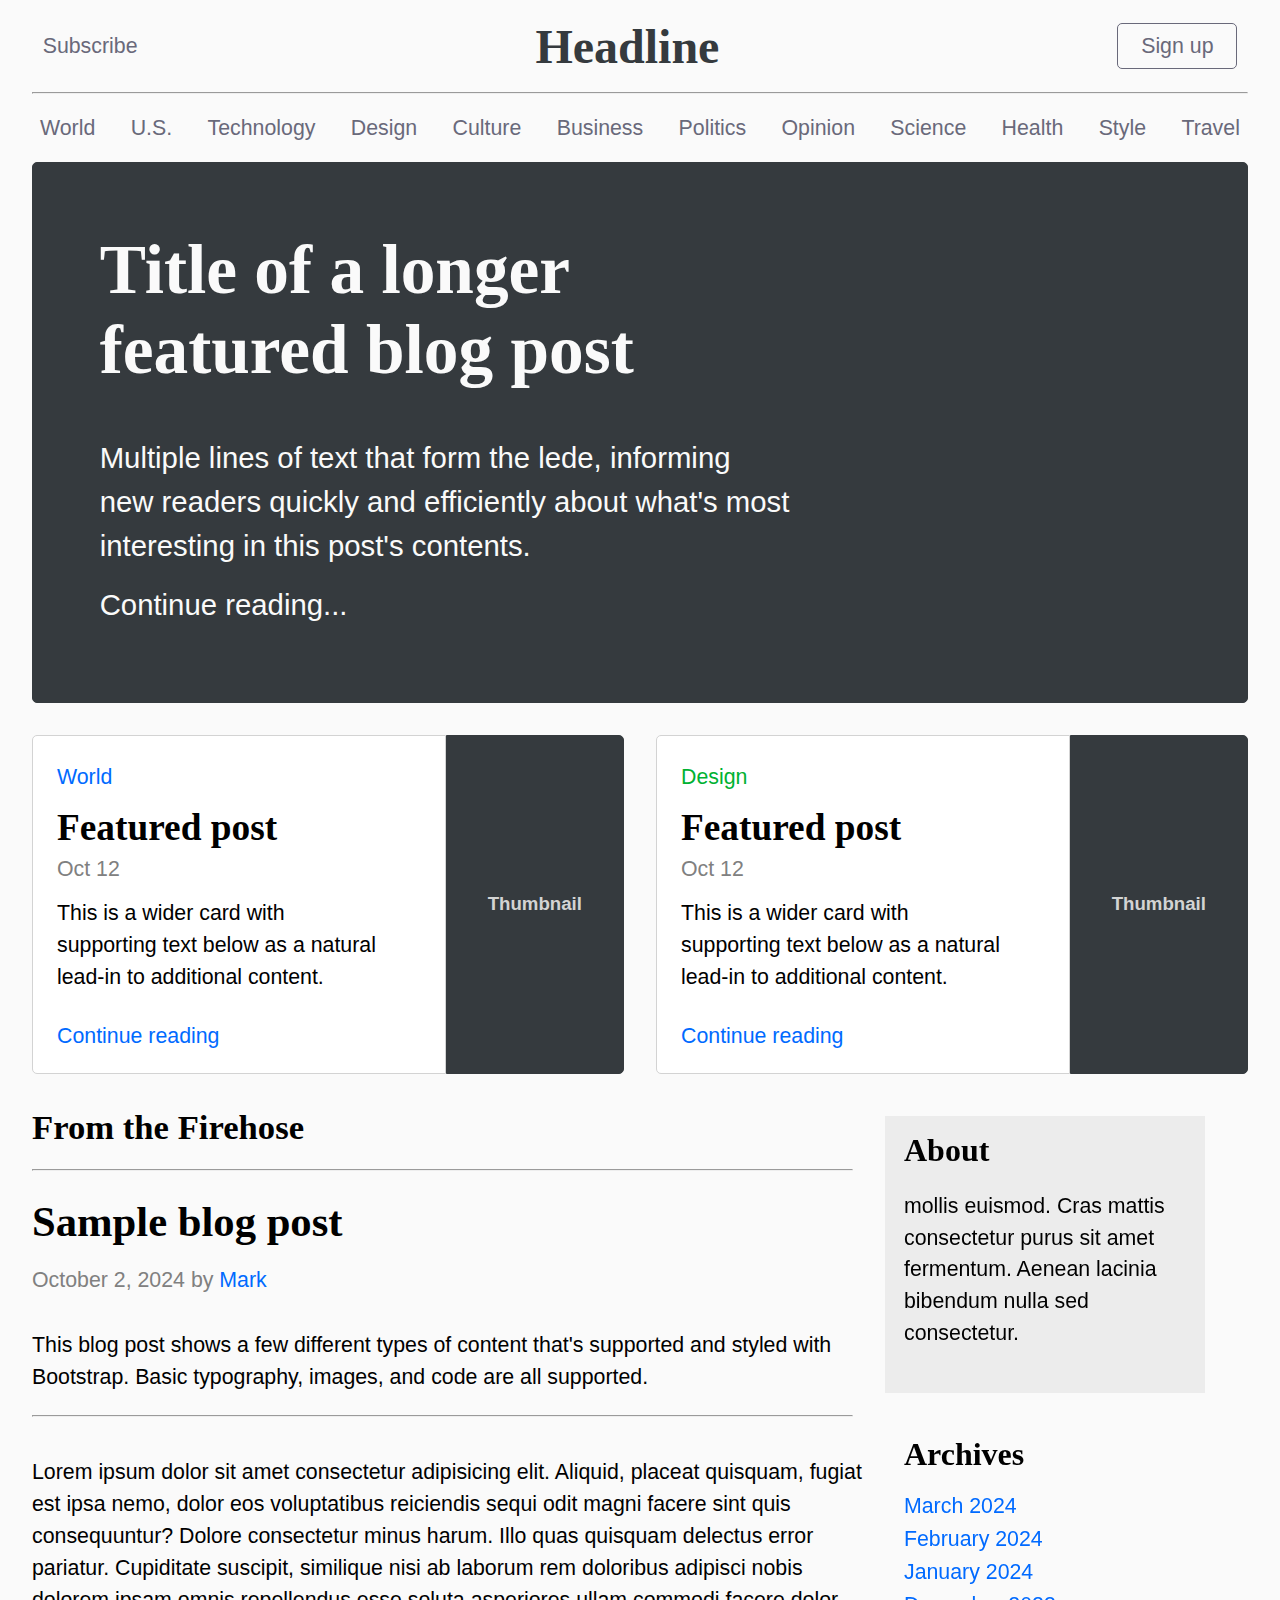
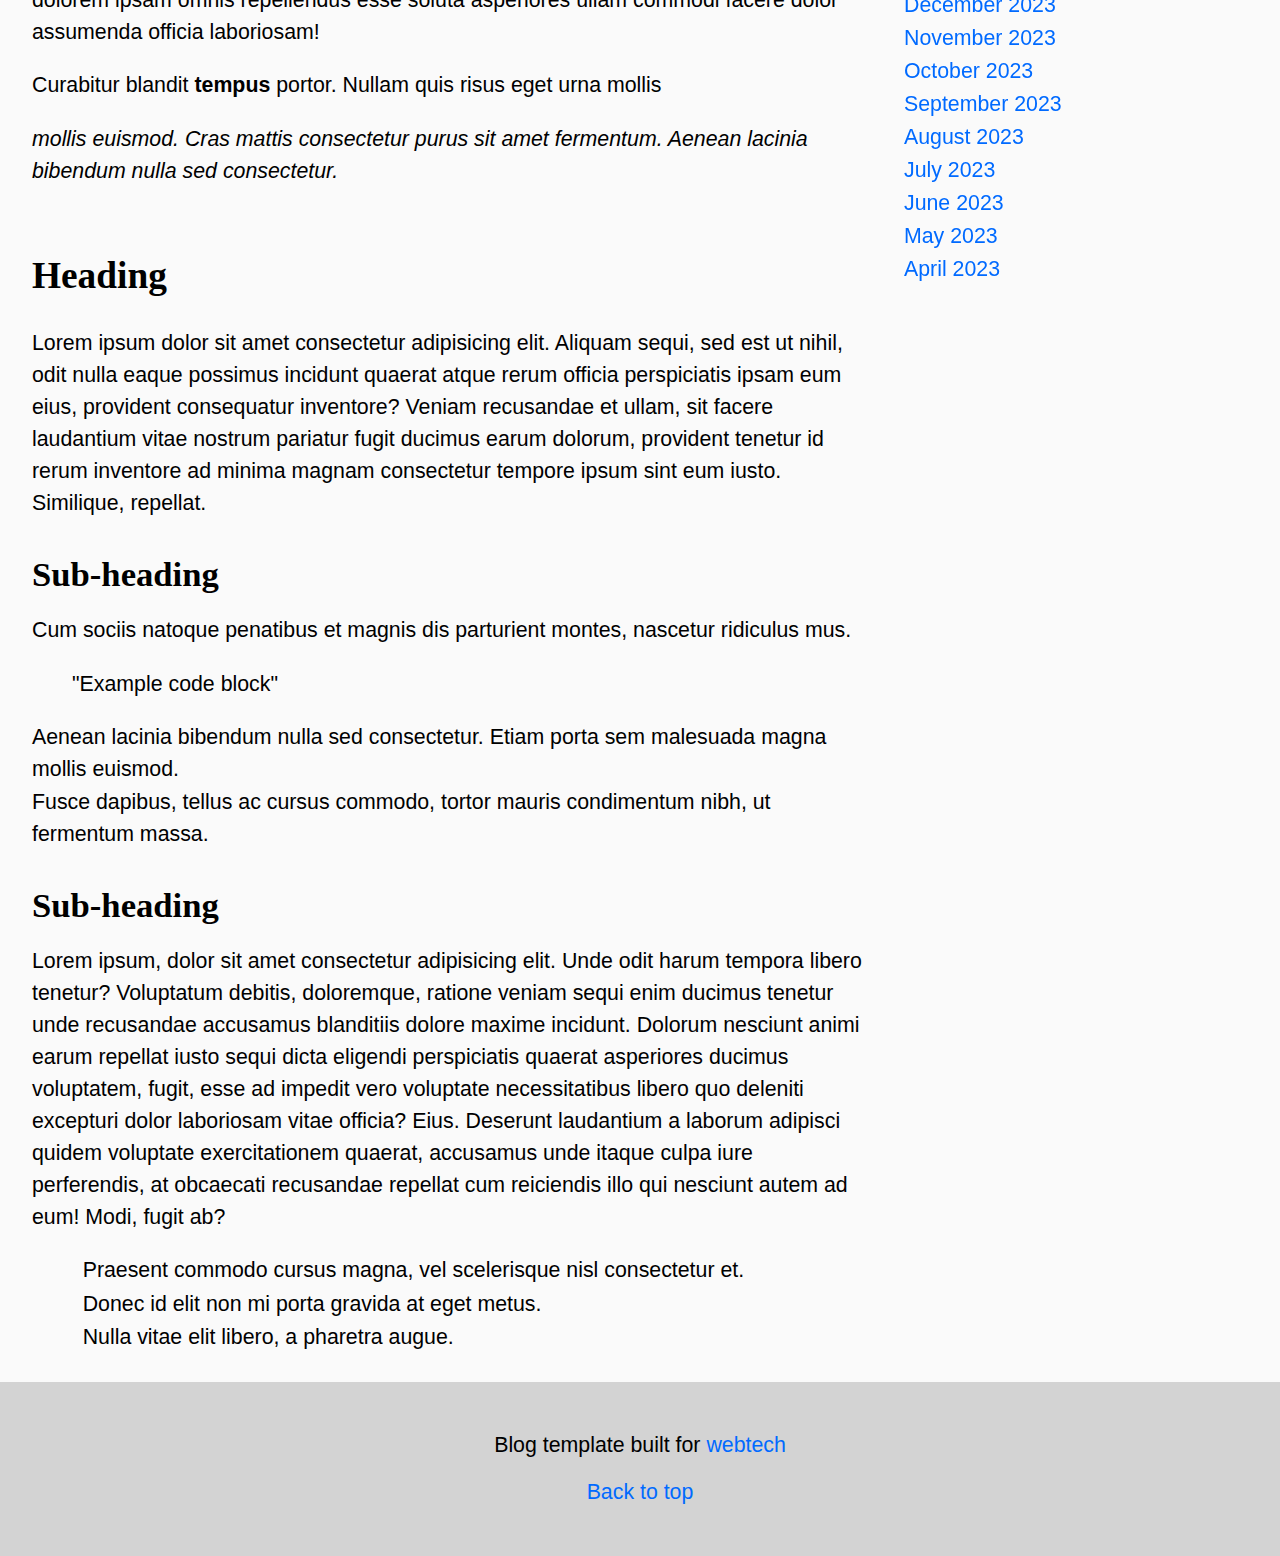
<file: News Portal Template/index.html>
<!DOCTYPE html>
<html lang="en">

<head>
    <meta charset="UTF-8">
    <meta name="author" content="Nazar Burdeinyi"> <!--Uncomment the links to google in order to load fonts-->

    <!--<link rel="preconnect" href="https://fonts.googleapis.com">
    <link rel="preconnect" href="https://fonts.gstatic.com" crossorigin>

    <link href="https://fonts.googleapis.com/css2?family=Libre+Baskerville:ital,wght@0,400;0,700;1,400&display=swap"
        rel="stylesheet">-->

    <link rel="stylesheet" href="style.css">

    <title>Lorem ipsum...</title>
</head>

<body>
    <header>
        <a href="#">Subscribe</a>
        <h1>Headline</h1>
        <button>Sign up</button>
    </header>

    <hr>

    <ul id="Top">
        <li><a href="#">World</a></li>
        <li><a href="#">U.S.</a></li>
        <li><a href="#">Technology</a></li>
        <li><a href="#">Design</a></li>
        <li><a href="#">Culture</a></li>
        <li><a href="#">Business</a></li>
        <li><a href="#">Politics</a></li>
        <li><a href="#">Opinion</a></li>
        <li><a href="#">Science</a></li>
        <li><a href="#">Health</a></li>
        <li><a href="#">Style</a></li>
        <li><a href="#">Travel</a></li>
    </ul>

    <div id="Main_Block">
        <h1>Title of a longer featured blog post</h1>
        <p>Multiple lines of text that form the lede, informing new readers quickly and efficiently about what's
            most interesting in this post's contents.</p>
        <a href="#">Continue reading...</a>
    </div>

    <div id="Place_for_two" class="container">
        <div id="World">
            <a href="#" class="link">World</a>
            <h1>Featured post</h1>
            <p class="date">Oct 12</p>
            <p id="World_Content" class="text">This is a wider card with supporting
                text below as a natural lead-in to
                additional content.</p>
            <a href="#" id="World_Continue" class="link">Continue reading</a>

        </div>
        <nav id="World_nav">
            <b>Thumbnail</b>
        </nav>
        <div id="Design">
            <a href="#" id="Design_Link">Design</a>
            <h1>Featured post</h1>
            <p class="date">Oct 12</p>
            <p id="Design_Content" class="text">This is a wider card with supporting
                text below as a natural lead-in to
                additional content.</p>
            <a href="#" id="Design_Continue" class="link">Continue reading</a>

        </div>
        <nav id="Design_nav">
            <b>Thumbnail</b>
        </nav>
    </div>

    <div class="container">
        <main id="Text_Field">
            <h3>From the Firehose</h3>
            <hr>
            <h1>Sample blog post</h1>
            <p id="Date_Field" class="date">October 2, 2024 by <a href="#" class="link">Mark</a></p>
            <p id="Content_Field" class="text">This blog post shows a few different types of content that's supported
                and styled with Bootstrap. Basic typography, images, and code are all supported.</p>
            <hr>
            <p id="Offset" class="text">Lorem ipsum dolor sit amet consectetur adipisicing elit. Aliquid, placeat
                quisquam, fugiat
                est ipsa nemo, dolor eos voluptatibus reiciendis sequi odit magni facere sint quis consequuntur? Dolore
                consectetur minus harum.
                Illo quas quisquam delectus error pariatur. Cupiditate suscipit, similique nisi ab laborum rem doloribus
                adipisci nobis dolorem ipsam omnis repellendus esse soluta asperiores ullam commodi facere dolor
                assumenda officia laboriosam!</p>
            <p class="text">Curabitur blandit <strong>tempus</strong> portor. Nullam quis risus eget urna mollis</p>
            <i class="text">mollis euismod. Cras mattis consectetur purus sit amet fermentum. Aenean lacinia
                bibendum nulla sed consectetur.</i>
            <h2>Heading</h2>
            <p class="text">Lorem ipsum dolor sit amet consectetur adipisicing elit. Aliquam sequi, sed est ut nihil,
                odit nulla eaque possimus incidunt quaerat atque rerum officia perspiciatis ipsam eum eius, provident
                consequatur inventore?
                Veniam recusandae et ullam, sit facere laudantium vitae nostrum pariatur fugit ducimus earum dolorum,
                provident tenetur id rerum inventore ad minima magnam consectetur tempore ipsum sint eum iusto.
                Similique, repellat.</p>
            <h3>Sub-heading</h3>
            <p class="text">Cum sociis natoque penatibus et magnis dis parturient montes, nascetur ridiculus mus.</p>
            <blockquote>
                <p class="text">"Example code block"</p>
            </blockquote>
            <p id="No_Bottom_Offset" class="text">Aenean lacinia bibendum nulla sed consectetur. Etiam porta sem
                malesuada magna mollis
                euismod.</p>
            <p id="No_Top_Offset" class="text">Fusce dapibus, tellus ac cursus commodo, tortor mauris condimentum
                nibh, ut fermentum massa.
            </p>
            <h3>Sub-heading</h3>
            <p class="text">Lorem ipsum, dolor sit amet consectetur adipisicing elit. Unde odit harum tempora libero
                tenetur? Voluptatum debitis, doloremque, ratione veniam sequi enim ducimus tenetur unde recusandae
                accusamus blanditiis dolore maxime incidunt.
                Dolorum nesciunt animi earum repellat iusto sequi dicta eligendi perspiciatis quaerat asperiores ducimus
                voluptatem, fugit, esse ad impedit vero voluptate necessitatibus libero quo deleniti excepturi dolor
                laboriosam vitae officia? Eius.
                Deserunt laudantium a laborum adipisci quidem voluptate exercitationem quaerat, accusamus unde itaque
                culpa iure perferendis, at obcaecati recusandae repellat cum reiciendis illo qui nesciunt autem ad eum!
                Modi, fugit ab?</p>
            <p id="Last1" class="text">Praesent commodo cursus magna, vel scelerisque nisl consectetur et.</p>
            <p id="Last2" class="text">Donec id elit non mi porta gravida at eget metus.</p>
            <p id="Last3" class="text">Nulla vitae elit libero, a pharetra augue.</p>
        </main>
        <aside id="Side_Bar">
            <div id="Side_Container">
                <h4>About</h4>
                <p class="text">mollis euismod. Cras mattis consectetur purus sit amet fermentum. Aenean lacinia
                    bibendum nulla sed consectetur.</p>
            </div>
            <h4>Archives</h4>
            <ul id="Bottom">
                <li><a href="#">March 2024</a></li>
                <li><a href="#">February 2024</a></li>
                <li><a href="#">January 2024</a></li>
                <li><a href="#">December 2023</a></li>
                <li><a href="#">November 2023</a></li>
                <li><a href="#">October 2023</a></li>
                <li><a href="#">September 2023</a></li>
                <li><a href="#">August 2023</a></li>
                <li><a href="#">July 2023</a></li>
                <li><a href="#">June 2023</a></li>
                <li><a href="#">May 2023</a></li>
                <li><a href="#">April 2023</a></li>
            </ul>
        </aside>
    </div>

    <footer>
        <p>Blog template built for <a href="#" class="link">webtech</a></p>
        <p><a href="#top" class="link">Back to top</a></p>
    </footer>
</body>

</html>
</file>
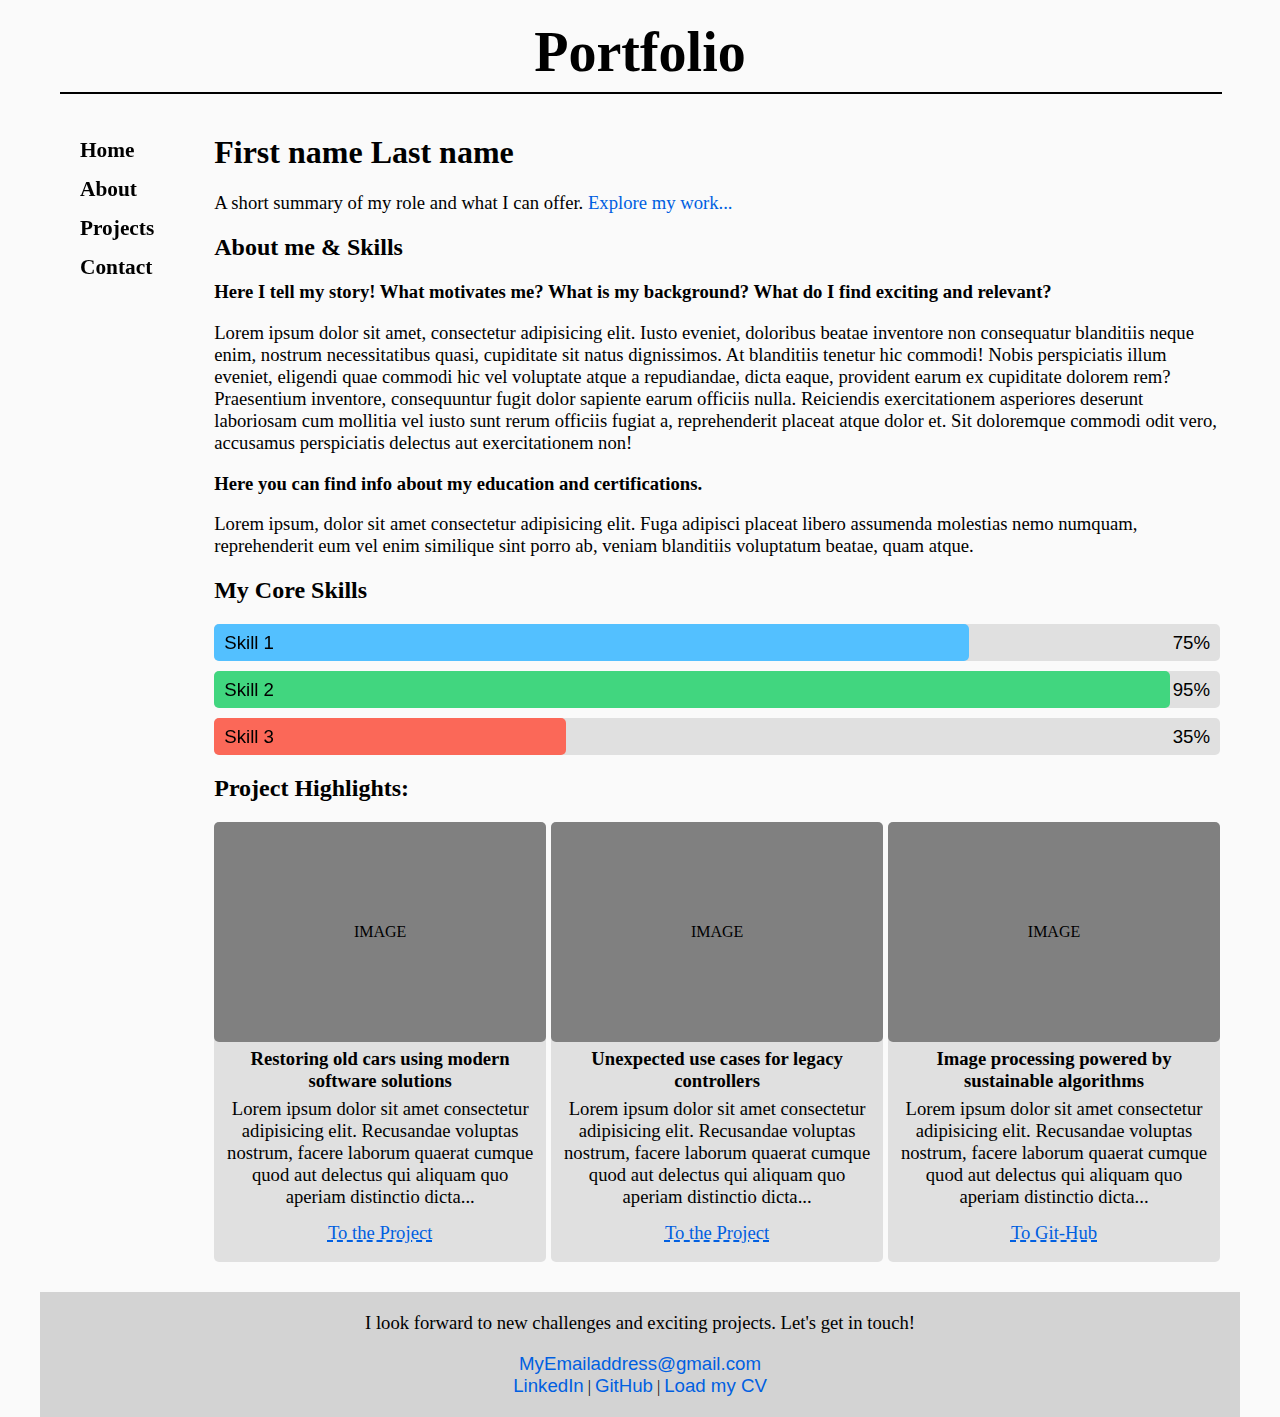
<file: Portfolio Template/index.html>
<!DOCTYPE html>
<html lang="en">

<head>
    <meta charset="UTF-8">
    <meta name="viewport" content="width=device-width, initial-scale=1.0">
    <meta name="author" content="Nazar Burdeinyi">
    <link rel="stylesheet" href="style.css">

    <title>Portfolio</title>
</head>

<body>
    <div class="container">
        <header id="Home">
            <h1>Portfolio</h1>
            <hr id="header-line">
        </header>

        <nav>
            <div id="sticky-menu">
                <div class="burger">
                    &#9776;
                </div>
                <ul class="menu">
                    <li>
                        <a href="#Home">Home</a>
                    </li>
                    <li>
                        <a href="#About">About</a>
                    </li>
                    <li>
                        <a href="#Projects">Projects</a>
                    </li>
                    <li>
                        <a href="#Contact">Contact</a>
                    </li>
                </ul>
            </div>
            <hr id="nav-line">
        </nav>
        <main>
            <h1 id="I">First name Last name</h1>
            <p class="font-settings">A short summary of my role and what I can offer.
                <a href="#Projects" class="font-settings" id="link-main">Explore my work...</a>

            <h2 id="About">About me & Skills</h2>
            <b class="font-settings">Here I tell my story! What motivates me? What is my background? What
                do I find exciting and relevant?</b>
            <p class="font-settings">Lorem ipsum dolor sit amet, consectetur adipisicing elit. Iusto eveniet, doloribus
                beatae inventore non
                consequatur blanditiis neque enim, nostrum necessitatibus quasi, cupiditate sit natus dignissimos. At
                blanditiis tenetur hic commodi!
                Nobis perspiciatis illum eveniet, eligendi quae commodi hic vel voluptate atque a repudiandae, dicta
                eaque, provident earum ex cupiditate dolorem rem? Praesentium inventore, consequuntur fugit dolor
                sapiente earum officiis nulla.
                Reiciendis exercitationem asperiores deserunt laboriosam cum mollitia vel iusto sunt rerum officiis
                fugiat a, reprehenderit placeat atque dolor et. Sit doloremque commodi odit vero, accusamus perspiciatis
                delectus aut exercitationem non!</p>

            <b class="font-settings">Here you can find info about my education and
                certifications.</b>
            <p class="font-settings">Lorem ipsum, dolor sit amet consectetur adipisicing elit. Fuga adipisci placeat
                libero assumenda
                molestias nemo numquam, reprehenderit eum vel enim similique sint porro ab, veniam blanditiis voluptatum
                beatae, quam atque.</p>
            <h2>My Core Skills</h2>
            <div id="progress-bars">
                <div class="progress-container">
                    <div id="Skill1">
                    </div>
                    <p class="progress-label">Skill 1</p>
                    <p class="progress-percentage">75%</p>
                </div>

                <div class="progress-container">
                    <div id="Skill2">
                    </div>
                    <p class="progress-label">Skill 2</p>
                    <p class="progress-percentage">95%</p>
                </div>

                <div class="progress-container">
                    <div id="Skill3">
                    </div>
                    <p class="progress-label">Skill 3</p>
                    <p class="progress-percentage">35%</p>
                </div>
            </div>

            <!--all images from stocks-->
            <h2 id="Projects">Project Highlights:</h2>
            <div id="project-cards">
                <div class="project-container">
                    <div class="ima">IMAGE</div>
                    <!--<img class="ima"
                        src="https://fastly.picsum.photos/id/1072/536/354.jpg?hmac=XK9PQuG5aq-UDkAXJUgmpkv2lfcAh0sAFartipNOF1o"
                        alt="">-->
                    <a href="#" class="project-heading"><b class="font-settings">Restoring old cars using modern
                            software solutions</b></a>
                    <p class="font-settings">Lorem ipsum dolor sit amet consectetur adipisicing elit. Recusandae
                        voluptas nostrum, facere
                        laborum quaerat cumque quod aut delectus qui aliquam quo aperiam distinctio dicta...</p>
                    <a href="#" class="read-more">To the Project</a>
                </div>

                <div class="project-container">
                    <div class="ima">IMAGE</div>
                    <!--<img class="ima"
                        src="https://fastly.picsum.photos/id/96/4752/3168.jpg?hmac=KNXudB1q84CHl2opIFEY4ph12da5JD5GzKzH5SeuRVM"
                        alt="">-->
                    <a href="#" class="project-heading"><b class="font-settings">Unexpected use cases for legacy
                            controllers</b></a>
                    <p class="font-settings">Lorem ipsum dolor sit amet consectetur adipisicing elit. Recusandae
                        voluptas nostrum, facere
                        laborum quaerat cumque quod aut delectus qui aliquam quo aperiam distinctio dicta...</p>
                    <a href="#" class="read-more">To the Project</a>
                </div>

                <div class="project-container" id="pro3">
                    <div class="ima" id="ima3">IMAGE</div>
                    <!--<img class="ima" id="ima3" src="https://images.pexels.com/photos/3861969/pexels-photo-3861969.jpeg"
                        alt="">-->
                    <div id="project-text">
                        <a href="#" class="project-heading" id="lin3"><b class="font-settings">Image processing powered
                                by
                                sustainable algorithms</b></a>
                        <p class="font-settings">Lorem ipsum dolor sit amet consectetur adipisicing elit. Recusandae
                            voluptas nostrum,
                            facere
                            laborum quaerat cumque quod aut delectus qui aliquam quo aperiam distinctio dicta...</p>
                        <a href="#" class="read-more">To Git-Hub</a>
                    </div>
                </div>
            </div>
        </main>
        <footer id="Contact">
            <p class="font-settings">I look forward to new challenges and exciting projects.
                Let's get in touch!</p>

            <a href="#" class="footer-links">MyEmailaddress@gmail.com</a>

            <div class="social-links">
                <a href="#" class="footer-links">LinkedIn</a> |
                <a href="#" class="footer-links">GitHub</a> |
                <a href="#" class="footer-links">Load my CV</a>
            </div>
        </footer>
    </div>
</body>

</html>
</file>
<file: News Portal Template/style.css>
.margin {
    margin-left: 24pt;
    margin-right: 24pt;
}

.container {
    width: 100%;
    display: grid;
    grid-template-columns: repeat(6, 1fr);
}

.text {
    width: 65vw;
    font-family: 'Arial', sans-serif;
    font-size: 16pt;
    line-height: 1.5;
}

.date {
    font-family: 'Arial', sans-serif;
    color: gray;
}

.link {
    text-decoration: none;
    color: rgb(0, 106, 255);
    font-family: 'Arial', sans-serif;
}

html {
    scroll-behavior: smooth;
}

body {
    margin-left: 0pt;
    margin-right: 0pt;
    margin-bottom: 0pt;
    background-color: #fafafa;
}

header {
    margin-left: 32pt;
    margin-right: 32pt;

    display: flex;
    justify-content: space-between;
    align-items: center;
}

header>a {
    margin-right: 24pt;

    color: rgb(105, 105, 122);
    font-family: 'Arial', sans-serif;
    font-size: 16pt;
    text-decoration: none;
}

header>h1 {
    margin-bottom: 8pt;
    margin-top: 8pt;

    color: rgb(53, 58, 62);
    font-size: 36pt;
    font-family: 'Libre Baskerville', serif;
}

header>button {
    margin-left: 24pt;

    width: 90pt;
    height: 35pt;

    text-decoration: none;
    font-size: 16pt;
    font-family: 'Arial', sans-serif;

    background: #fafafa;
    color: rgb(105, 105, 122);

    border-style: solid;
    border-width: 1pt;
    border-radius: 5px;
    border-color: rgb(105, 105, 122);
}

hr {
    margin-left: 24pt;
    margin-right: 24pt;

    color: #fafafa;
}

#Top {
    display: flex;
    justify-content: space-between;

    margin-left: 30pt;
    margin-right: 30pt;

    list-style: none;

    padding-left: 0;

    font-size: 16pt;
    font-family: 'Arial', sans-serif;
}

#Top>li>a {
    text-decoration: none;
    color: rgb(105, 105, 122);
}

#Main_Block {
    margin-left: 24pt;
    margin-right: 24pt;

    margin-bottom: 24pt;

    background-color: rgb(53, 58, 62);

    color: #fafafa;

    border-style: solid;
    border-width: 1pt;
    border-radius: 5px;
    border-color: rgb(53, 58, 62);
}

#Main_Block>h1 {
    margin-top: 50pt;
    margin-left: 50pt;

    width: 500pt;

    font-family: 'Libre Baskerville', serif;
    font-size: 52pt;
}

#Main_Block>p {
    margin-bottom: 15pt;
    margin-left: 50pt;

    width: 518pt;

    line-height: 1.50;

    font-family: 'Arial', sans-serif;
    font-size: 22pt;
}

#Main_Block>a {
    display: block;
    margin-left: 50pt;
    margin-bottom: 60pt;

    text-decoration: none;
    color: #fafafa;

    font-family: 'Arial', sans-serif;
    font-size: 22pt;
}

#Place_for_two {
    display: flex;

    border-style: none;
}

#World {
    display: block;
    width: 35vw;

    background-color: #ffffff;

    border-style: solid;
    border-width: 1pt;
    border-bottom-left-radius: 5px;
    border-top-left-radius: 5px;
    border-color: lightgray;
}

#Design {
    display: block;
    width: 35vw;

    background-color: #ffffff;

    border-style: solid;
    border-width: 1pt;
    border-bottom-left-radius: 5px;
    border-top-left-radius: 5px;
    border-color: lightgray;
}

#Place_for_two>nav {
    display: flex;
    width: 15vw;

    border-style: solid;
    border-width: 1pt;
    border-bottom-right-radius: 5px;
    border-top-right-radius: 5px;
    background-color: rgb(53, 58, 62);
}

#World {
    margin-left: 24pt;
}

#World>a {
    display: block;
    margin-top: 22pt;
    margin-left: 18pt;

    font-size: 16pt;
}

#World>h1 {
    margin-left: 18pt;
    margin-top: 12pt;
    margin-bottom: 0pt;

    font-size: 28pt;
    font-family: 'Libre Baskerville', serif;
}

#World>p {
    margin-left: 18pt;
    margin-top: 6pt;
    margin-bottom: 0pt;

    width: 25vw;

    font-size: 16pt;
}

#World_Content {
    padding-top: 6pt;
}

#World_Continue {
    margin-left: 18pt;
    margin-bottom: 18pt;

    font-size: 16pt;
}

#World_nav {
    margin-right: 12pt;

    justify-content: center;
    align-items: center;

    color: lightgray;

    border-style: solid;
    border-color: rgb(53, 58, 62);
}

#World_nav>b {
    font-size: 14pt;
    font-family: 'Arial', sans-serif;
}

#Design {
    margin-left: 12pt;
}

#Design>a {
    display: block;
    margin-top: 22pt;
    margin-left: 18pt;

    font-size: 16pt;
}

#Design>h1 {
    margin-left: 18pt;
    margin-top: 12pt;
    margin-bottom: 0pt;

    font-size: 28pt;
    font-family: 'Libre Baskerville', serif;
}

#Design>p {
    margin-left: 18pt;
    margin-top: 6pt;
    margin-bottom: 0pt;

    width: 25vw;

    font-size: 16pt;
}

#Design_Content {
    padding-top: 6pt;
}

#Design_Continue {
    margin-left: 18pt;
    margin-bottom: 18pt;

    font-size: 16pt;
}

#Design_Link {
    display: block;
    margin-top: 22pt;

    text-decoration: none;
    color: rgb(0, 177, 50);
    font-family: 'Arial', sans-serif;
}

#Design_nav {
    margin-right: 24pt;

    justify-content: center;
    align-items: center;

    color: lightgray;

    border-style: solid;
    border-color: rgb(53, 58, 62);
}

#Design_nav>b {
    font-size: 14pt;
    font-family: 'Arial', sans-serif;
}

#Text_Field {
    margin-left: 24pt;
    grid-column: span 4;
}

#Text_Field>h3 {
    margin-bottom: 16pt;

    font-size: 26pt;
    font-family: 'Libre Baskerville', serif;
}

#Text_Field>h2 {
    margin-top: 50pt;

    font-size: 28pt;
    font-family: 'Libre Baskerville', serif;
}

#Text_Field>h1 {
    margin-bottom: 0pt;
    margin-top: 20pt;
    font-size: 32pt;
    font-family: 'Libre Baskerville', serif;
}

#Date_Field {
    font-size: 16pt;
    margin-top: 16pt;
}

#Content_Field {
    margin-top: 28pt;
}

#Text_Field>hr {
    margin-left: 0pt;
    margin-right: 0pt;

    color: #fafffa;
}

#Offset {
    padding-top: 14pt;
}

#No_Bottom_Offset {
    margin-bottom: 1pt;
}

#No_Top_Offset {
    margin-top: 0pt;
}

#Last1 {
    margin-left: 38pt;
    margin-bottom: 1pt;

    width: 60vw;
}

#Last2 {
    margin-left: 38pt;
    margin-top: 1pt;
    margin-bottom: 1pt;

    width: 60vw;
}

#Last3 {
    margin-left: 38pt;
    margin-top: 1pt;

    width: 60vw;
}

#Side_Bar {
    grid-column: span 2;
    position: sticky;
    /*Arbeit mit sticky ist problematish. Bei aside ist die Höhe 100%*/
    height: fit-content;
    width: 30vw;
    top: 0;
}

#Side_Container {
    margin-left: 24pt;
    margin-right: 24pt;

    background-color: rgb(236, 236, 236);
}

#Side_Container>h4 {
    margin-left: 14pt;
    margin-bottom: 0pt;
    padding-top: 12pt;

    font-size: 24pt;
    font-family: 'Libre Baskerville', serif;
}

#Side_Container>p {
    margin-left: 14pt;
    padding-bottom: 32pt;

    width: 23vw;
}

#Side_Bar>h4 {
    margin-left: 38pt;
    margin-bottom: 8pt;

    font-size: 24pt;
    font-family: 'Libre Baskerville', serif;
}

#Bottom {
    margin-left: 38pt;

    list-style: none;

    padding-left: 0;

    font-size: 16pt;
    font-family: 'Arial', sans-serif;
}

#Bottom>li {
    margin-bottom: 6pt;
}

#Bottom>li>a {
    text-decoration: none;
    color: rgb(0, 106, 255);
}

footer {
    margin-top: 5pt;
    padding: 30px;

    background-color: lightgray;
    color: black;

    text-align: center;
    text-decoration: none;

    font-size: 16pt;
    font-family: 'Arial', sans-serif;
}
</file>
<file: Portfolio Template/style.css>
.container {
    display: grid;
    grid-template-areas:
        "header"
        "nav"
        "main"
        "footer";
}

.container>* {
    padding: 10px;
}

html {
    scroll-behavior: smooth;
}

body {
    margin-left: 0px;
    margin-right: 0px;
    margin-top: 0px;
    margin-bottom: 0px;
    background-color: #fafafa;
}

header {
    grid-area: header;

    display: flex;
    flex-direction: column;
    align-items: center;
}

header>h1 {
    font-size: 28pt;
    margin: 0;
}

#header-line {
    border-style: solid;
    color: black;
    width: 100%;

    margin-bottom: 0;
}

nav {
    grid-area: nav;
}

.burger {
    display: none;
    font-size: 30px;
    cursor: pointer;
}

.menu {
    display: flex;
    justify-content: space-between;
    align-items: center;

    text-decoration: none;
    list-style: none;

    padding-left: 0;
    margin-top: 0;
}

.menu>li>a {
    text-decoration: none;
    padding: 5px 20px;
    font-weight: bold;
    font-size: 12pt;
    color: black;
}

.menu li a:hover {
    background-color: #f0f0f0;
    border-radius: 5px;
}

#nav-line {
    border-style: solid;
    color: black;
    width: 100%;
    margin: 0;
}

main {
    grid-area: main;
}

#link-main {
    color: rgb(0, 95, 225);
    text-decoration: none;
}

#I {
    margin-top: 0;
}

.progress-container {
    height: 37px;

    display: flex;
    align-items: center;
    justify-content: space-between;

    background-color: #e0e0e0;
    border-radius: 5px;

    margin-bottom: 10px;
}

.progress-label {
    position: absolute;
    font-family: 'Arial', sans-serif;
    margin-left: 10px;
}

.progress-percentage {
    font-family: 'Arial', sans-serif;
    margin-right: 10px;
}

#Skill1 {
    height: 100%;
    width: 75%;
    background-color: #53c0ff;
    border-radius: 5px;
}

#Skill2 {
    height: 100%;
    width: 95%;
    background-color: #41d67f;
    border-radius: 5px;
}

#Skill3 {
    height: 100%;
    width: 35%;
    background-color: #fb6858;
    border-radius: 5px;
}

#project-cards {
    display: grid;
    grid-template-columns: 1fr;

    gap: 5px;
}

.project-container {
    height: 440px;

    text-align: center;

    background-color: #e0e0e0;
    border-radius: 5px;

    margin-bottom: 10px;
}

.project-heading {
    display: block;

    padding: 2%;
    height: 35px;

    text-decoration: none;
    color: black;
}

.project-container>p {
    margin-left: 8px;
    margin-right: 8px;
    margin-top: 8px;
    margin-bottom: 16px;
}

#project-text>p {
    margin-left: 8px;
    margin-right: 8px;
    margin-top: 8px;
    margin-bottom: 16px;
}

.read-more {
    color: rgb(0, 95, 225);
    text-decoration-style: dashed;
}

.ima {
    width: 100%;
    height: 50%;
    border-radius: 5px;

    margin-top: 0px;

    /*Clear next 4 rows having putting images*/
    display: flex;
    flex-direction: column;
    justify-content: center;
    background-color: gray;
}

footer {
    grid-area: footer;


    display: flex;
    justify-content: center;
    flex-direction: column;
    align-items: center;
    text-align: center;

    background-color: lightgray;
}

footer>p {
    display: none;
    margin-top: 0;
}

.footer-links {
    text-decoration: none;
    color: rgb(0, 95, 225);
    font-family: 'Arial', sans-serif;
}

@media (min-width: 400px) {
    .font-settings {
        font-size: 14pt;
    }

    header>h1 {
        font-size: 32pt;
    }

    .menu li a {
        font-size: 13pt;
    }

    .menu li a:hover {
        background-color: #f0f0f0;
        border-radius: 5px;
    }

    .progress-label {
        font-size: 14pt;
    }

    .progress-percentage {
        font-size: 14pt;
    }

    .read-more {
        font-size: 14pt;
    }

    .footer-links {
        font-size: 13pt;
    }
}

@media (min-width: 600px) {
    header>h1 {
        font-size: 36pt;
    }

    .menu>li>a {
        font-size: 16pt;
    }

    #project-cards {
        grid-template-columns: 1fr 1fr;
    }

    #pro3 {
        grid-column: 1 / 3;
        /*line 1 bis line 3*/

        height: 220px;

        display: flex;
        justify-content: space-between;
        gap: 5px;
    }

    #project-text {
        order: 1;
        width: 50%;
    }

    #ima3 {
        order: 2;
        height: 100%;
        width: 49.6%;
        /*sonst ist das bild größer, als die Karte oben*/
    }

    #project-text>p {
        margin-top: 4px;
    }

    #lin3 {
        margin-top: 6px;
        margin-bottom: 8px;
    }

    .project-container>p {
        margin-bottom: 8px;
    }

    #project-text>p {
        margin-bottom: 8px;
    }

    #Contact>p {
        display: block;
    }

    .footer-links {
        font-size: 14pt;
    }
}

@media (min-width: 800px) {
    .container {
        grid-template-columns: 1fr 5fr;
        grid-template-areas:
            "header header"
            "nav main"
            "footer footer";
    }

    .container>* {
        padding: 20px;
    }

    header>h1 {
        font-size: 42pt;
    }

    #sticky-menu {
        position: sticky;
        top: 20px;
    }

    #nav-line {
        display: none;
    }

    .burger {
        display: inline;
    }

    .menu {
        list-style: none;
        display: none;
        margin-top: 4px;
        margin-bottom: 0;
    }

    .menu li {
        margin-bottom: 14px;
    }

    .burger:active+.menu,
    .burger:hover+.menu,
    .menu:hover {
        display: block;
    }

    #lin3 {
        margin-top: 4px;
        height: 35px;
    }

    .project-container>p {
        margin-bottom: 14px;
    }

    #project-text>p {
        margin-top: 8px;
        margin-bottom: 14px;
    }
}

@media (min-width: 1200px) {
    .container {
        grid-template-columns: 1fr 7fr;
        grid-template-areas:
            "header header"
            "nav main"
            "footer footer";
        max-width: 1200px;
        margin: auto;
    }

    #sticky-menu {
        top: 30px;
    }

    .burger {
        display: none;
    }

    .menu {
        display: flex;
        flex-direction: column;
        align-items: flex-start;

        list-style: none;
        margin-top: 4px;
        margin-bottom: 0;
    }

    #project-cards {
        grid-template-columns: 1fr 1fr 1fr;
    }

    #pro3 {
        grid-column: span 1;
        /*besetze 1 Fragment*/

        display: block;

        height: 440px;
    }

    #ima3 {
        width: 100%;
        height: 50%;
    }

    #lin3 {
        margin-top: 0;
    }

    #project-text {
        width: 100%;
    }

    #project-text>p {
        margin-top: 8px;
    }

    #problem {
        margin-top: 0;

        width: 100%;
        height: 35px;
    }
}
</file>
